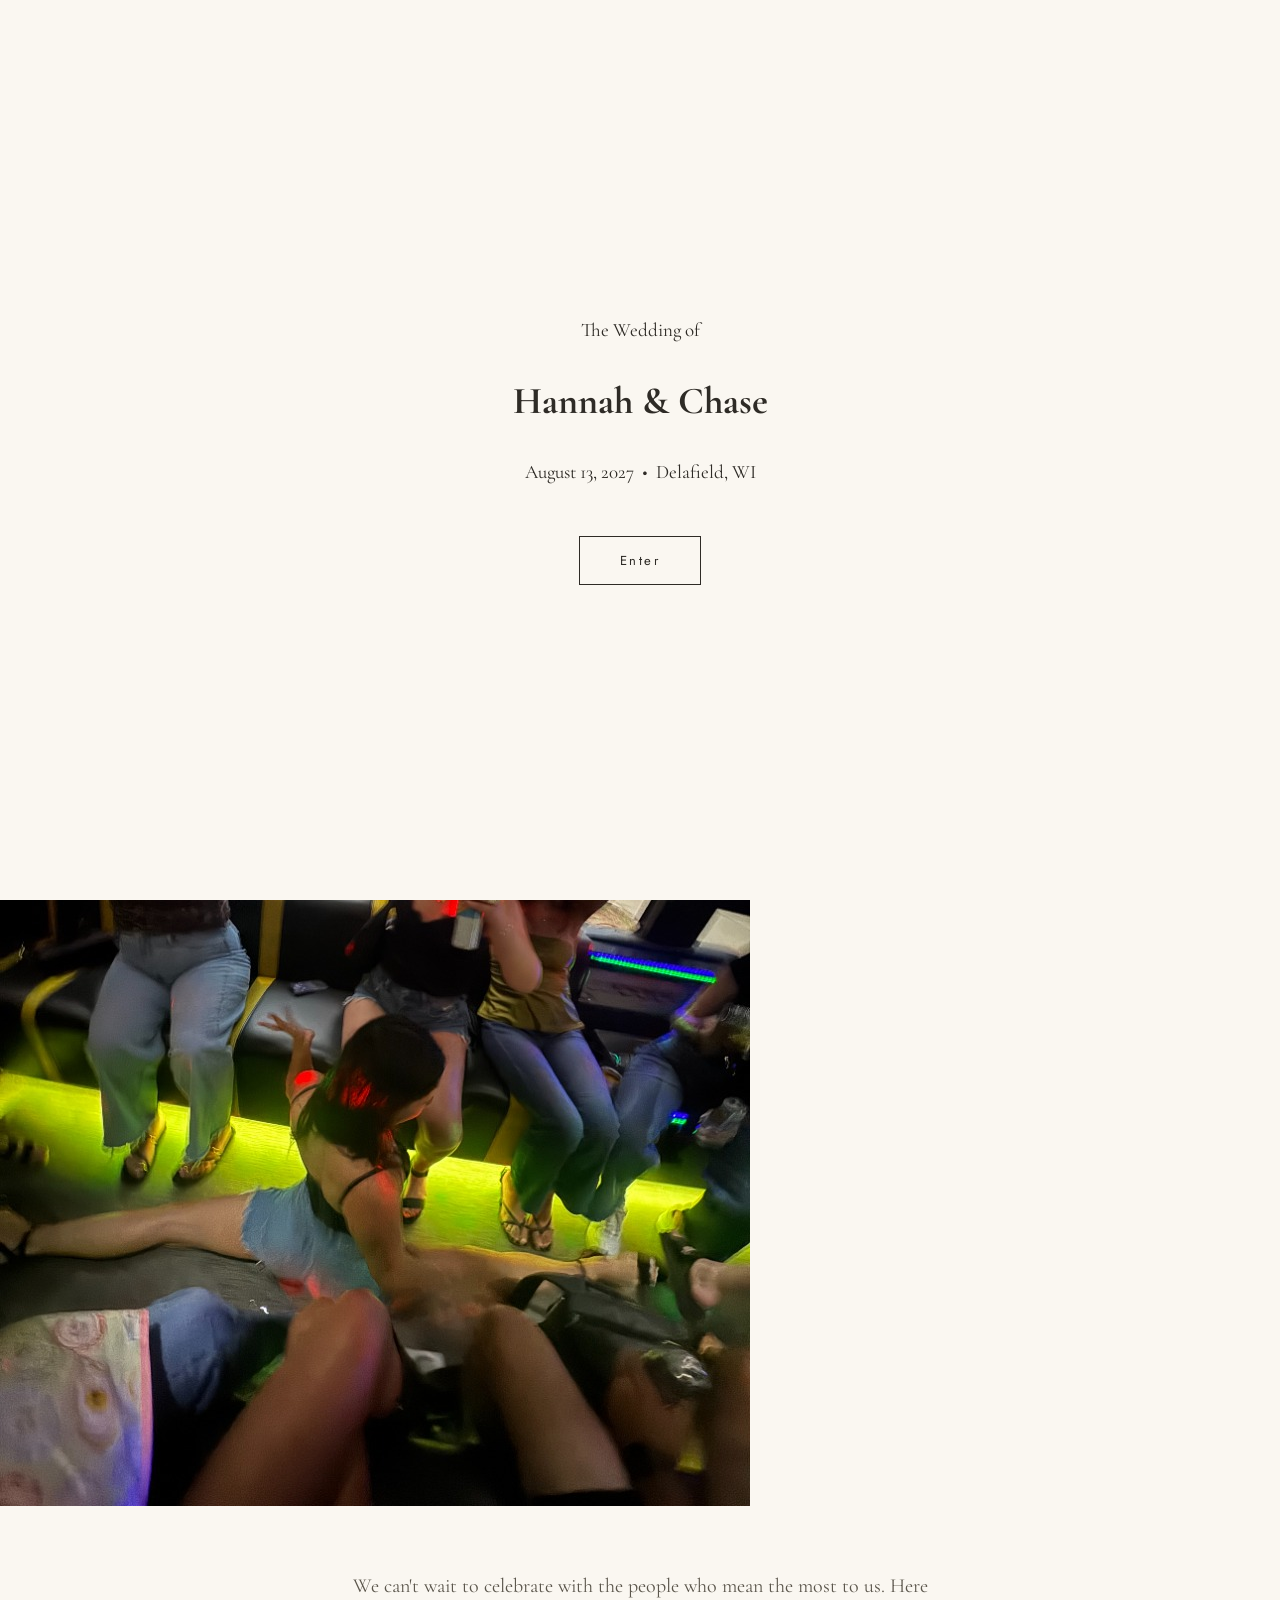
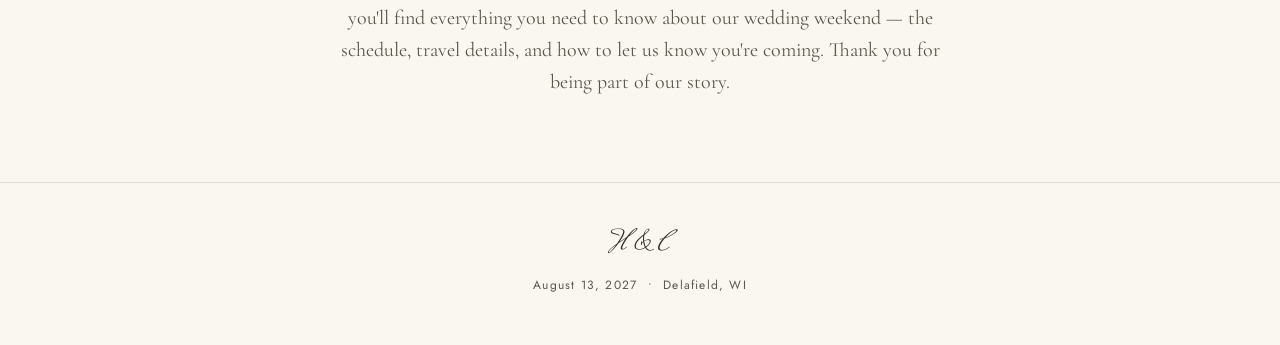
<file: index.html>
<!DOCTYPE html>
<html lang="en">
<head>
<meta charset="UTF-8">
<meta name="viewport" content="width=device-width, initial-scale=1.0">
<title>Hannah &amp; Chase — August 13, 2027</title>
<link rel="stylesheet" href="style.css">
</head>
<body>

<div class="splash" id="splash">
  <div class="splash-inner">
    <div class="script-line">
      <span class="plain">The</span>
      <span class="script">Wedding</span>
      <span class="plain">of</span>
    </div>
    <h1 class="names">Hannah &amp; Chase</h1>
    <p class="details">August 13, 2027 &nbsp;&bull;&nbsp; Delafield, WI</p>
    <button class="enter-btn" id="enterBtn">Enter</button>
  </div>
</div>

<div class="music-player" id="musicPlayer"></div>

<header class="site-header">
  <button class="nav-toggle" aria-label="Toggle menu">&#9776;</button>
  <p class="monogram">H &amp; C</p>
  <nav class="primary-nav">
    <a href="index.html" class="active">Home</a>
    <a href="our-story.html">Our Story</a>
    <a href="travel.html">Travel</a>
    <a href="photos.html">Photos</a>
    <a href="registry.html">Registry</a>
    <a href="rsvp.html">RSVP</a>
  </nav>
</header>

<section class="hero">
  <div class="wrap">
    <div class="script-line">
      <span class="plain">The</span>
      <span class="script">Wedding</span>
      <span class="plain">of</span>
    </div>
    <h1 class="names">Hannah &amp; Chase</h1>
    <p class="details">August 13, 2027 &nbsp;&bull;&nbsp; Delafield, WI</p>
    <p class="countdown" id="countdown">Loading countdown…</p>
  </div>
</section>

<img src="images/main.jpeg" alt="Hannah and Chase">

<section class="section">
  <div class="wrap">
    <p class="prose">
      We can't wait to celebrate with the people who mean the most to us.
      Here you'll find everything you need to know about our wedding weekend —
      the schedule, travel details, and how to let us know you're coming.
      Thank you for being part of our story.
    </p>
  </div>
</section>

<footer class="site-footer">
  <span class="footer-script">H &amp; C</span>
  August 13, 2027 &nbsp;&bull;&nbsp; Delafield, WI
</footer>

<script src="script.js"></script>
</body>
</html>
</file>
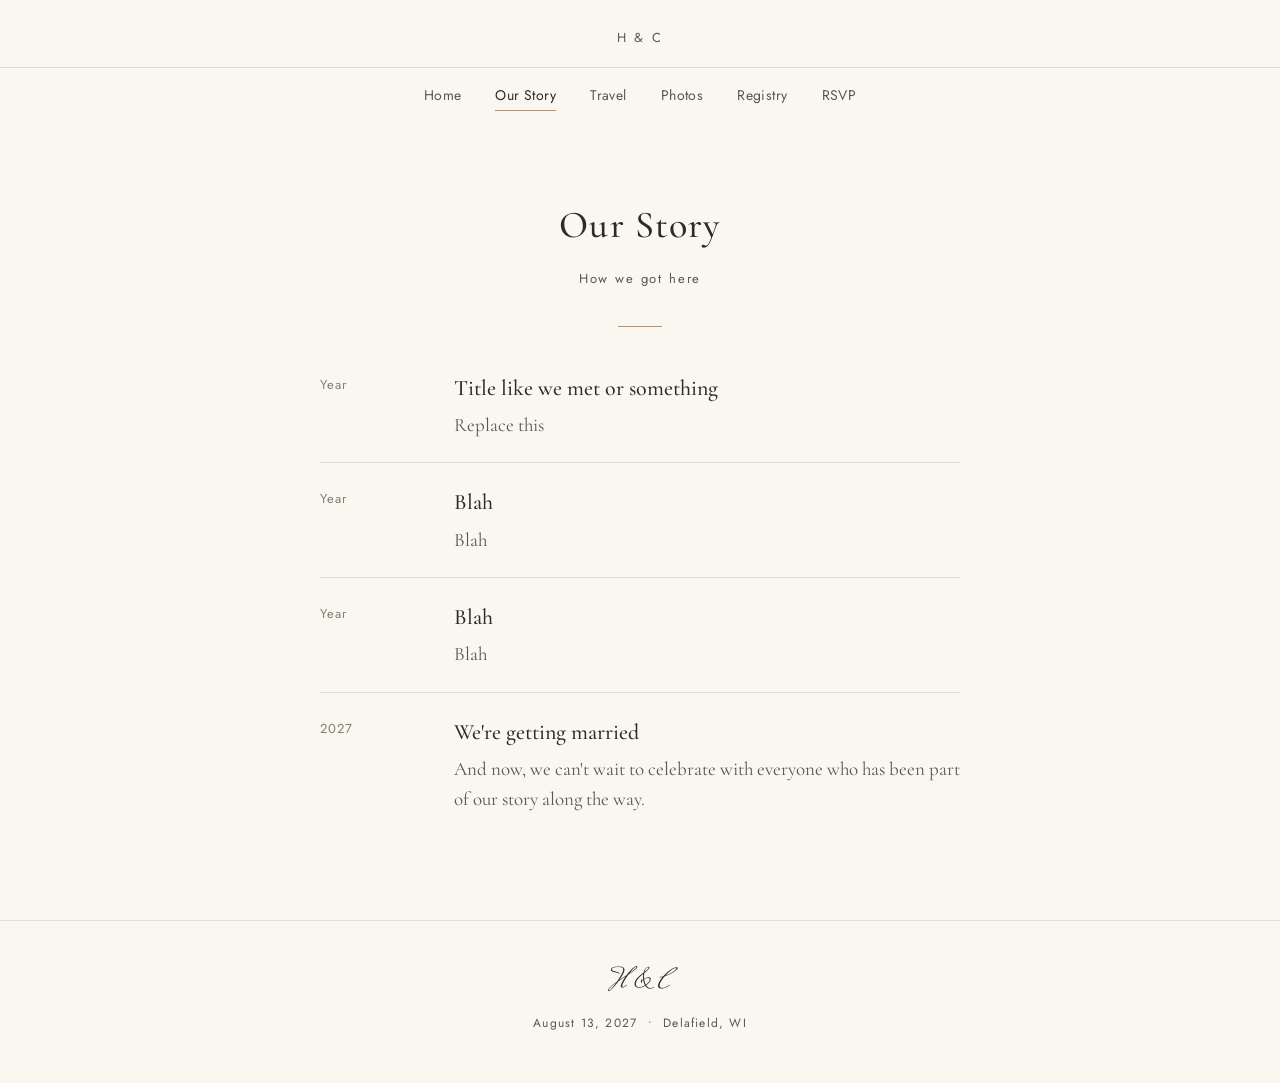
<file: our-story.html>
<!DOCTYPE html>
<html lang="en">
<head>
<meta charset="UTF-8">
<meta name="viewport" content="width=device-width, initial-scale=1.0">
<title>Our Story — Hannah &amp; Chase</title>
<link rel="stylesheet" href="style.css">
</head>
<body>

<header class="site-header">
  <button class="nav-toggle" aria-label="Toggle menu">&#9776;</button>
  <p class="monogram">H &amp; C</p>
  <nav class="primary-nav">
    <a href="index.html">Home</a>
    <a href="our-story.html" class="active">Our Story</a>
    <a href="travel.html">Travel</a>
    <a href="photos.html">Photos</a>
    <a href="registry.html">Registry</a>
    <a href="rsvp.html">RSVP</a>
  </nav>
</header>

<section class="section">
  <div class="wrap">
    <h2>Our Story</h2>
    <p class="subtitle">How we got here</p>
    <div class="divider"></div>

    <div class="timeline">
      <div class="timeline-item">
        <div class="timeline-time">Year</div>
        <div>
          <h3>Title like we met or something</h3>
          <p>Replace this </p>
        </div>
      </div>
      <div class="timeline-item">
        <div class="timeline-time">Year</div>
        <div>
          <h3>Blah</h3>
          <p>Blah</p>
        </div>
      </div>
      <div class="timeline-item">
        <div class="timeline-time">Year</div>
        <div>
          <h3>Blah</h3>
          <p>Blah</p>
        </div>
      </div>
      <div class="timeline-item">
        <div class="timeline-time">2027</div>
        <div>
          <h3>We're getting married</h3>
          <p>And now, we can't wait to celebrate with everyone who has been part of our story along the way.</p>
        </div>
      </div>
    </div>
  </div>
</section>

<footer class="site-footer">
  <span class="footer-script">H &amp; C</span>
  August 13, 2027 &nbsp;&bull;&nbsp; Delafield, WI
</footer>

<script src="script.js"></script>
</body>
</html>
</file>
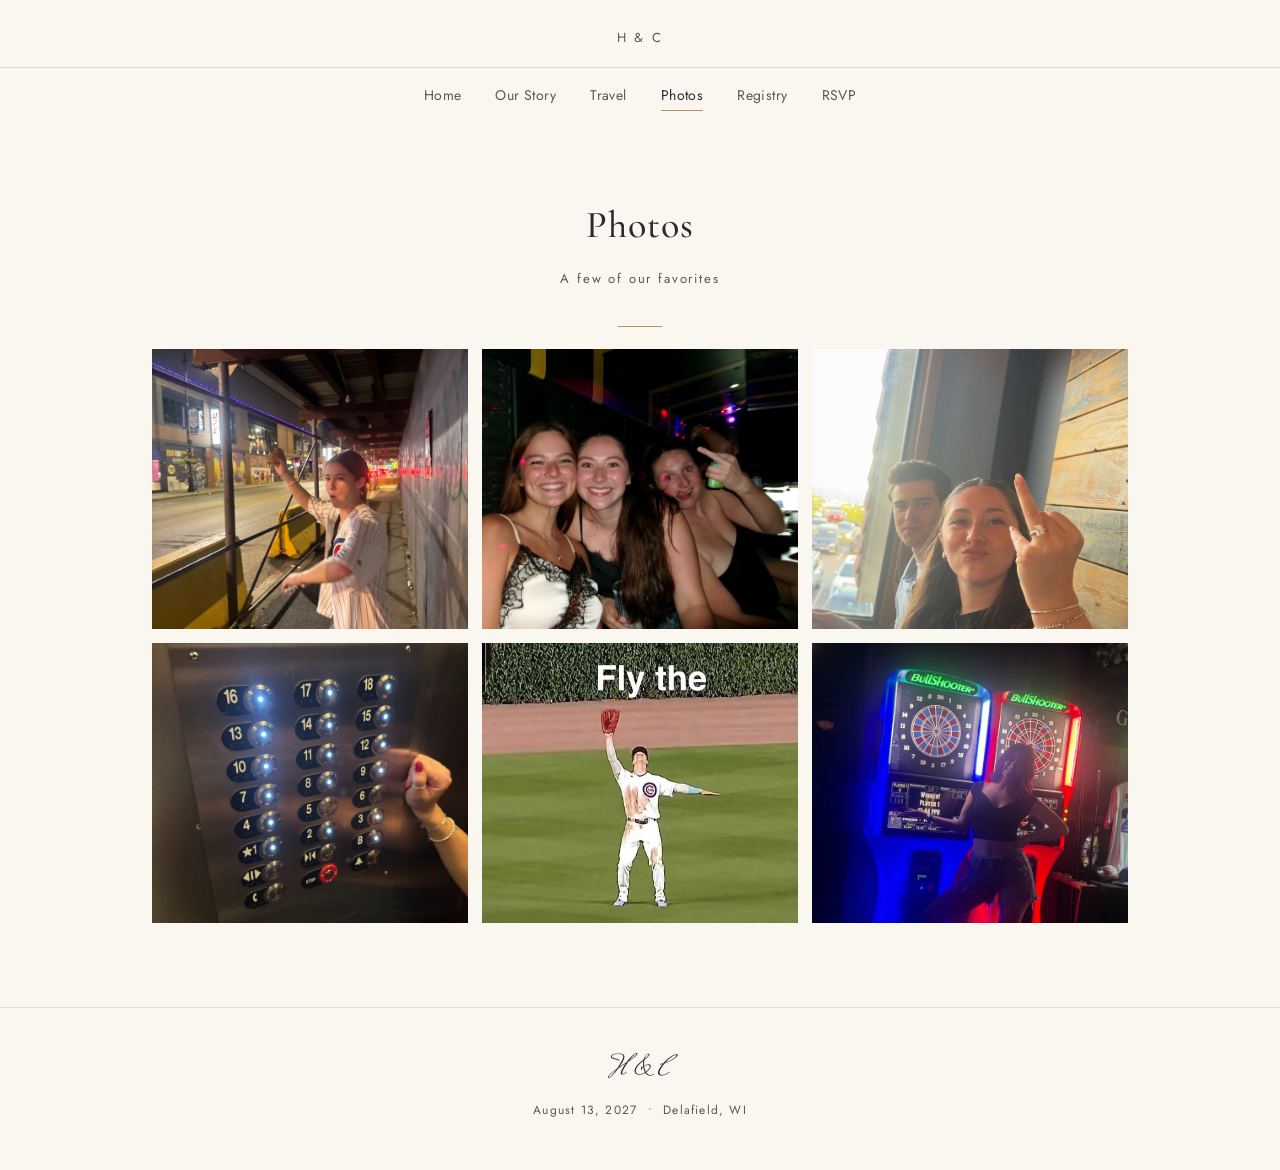
<file: photos.html>
<!DOCTYPE html>
<html lang="en">
<head>
<meta charset="UTF-8">
<meta name="viewport" content="width=device-width, initial-scale=1.0">
<title>Photos — Hannah &amp; Chase</title>
<link rel="stylesheet" href="style.css">
</head>
<body>

<header class="site-header">
  <button class="nav-toggle" aria-label="Toggle menu">&#9776;</button>
  <p class="monogram">H &amp; C</p>
  <nav class="primary-nav">
    <a href="index.html">Home</a>
    <a href="our-story.html">Our Story</a>
    <a href="travel.html">Travel</a>
    <a href="photos.html" class="active">Photos</a>
    <a href="registry.html">Registry</a>
    <a href="rsvp.html">RSVP</a>
  </nav>
</header>

<section class="section">
  <div class="wrap">
    <h2>Photos</h2>
    <p class="subtitle">A few of our favorites</p>
    <div class="divider"></div>

    <div class="gallery">
      <img src="images/photo1.jpeg" alt="Couple photo 1">
      <img src="images/photo2.jpeg" alt="Couple photo 2">
      <img src="images/photo3.jpeg" alt="Couple photo 3">
      <img src="images/photo4.jpeg" alt="Couple photo 4">
      <img src="images/photo5.jpeg" alt="Couple photo 5">
      <img src="images/photo6.jpeg" alt="Couple photo 6">
    </div>
  </div>
</section>

<footer class="site-footer">
  <span class="footer-script">H &amp; C</span>
  August 13, 2027 &nbsp;&bull;&nbsp; Delafield, WI
</footer>

<script src="script.js"></script>
</body>
</html>
</file>
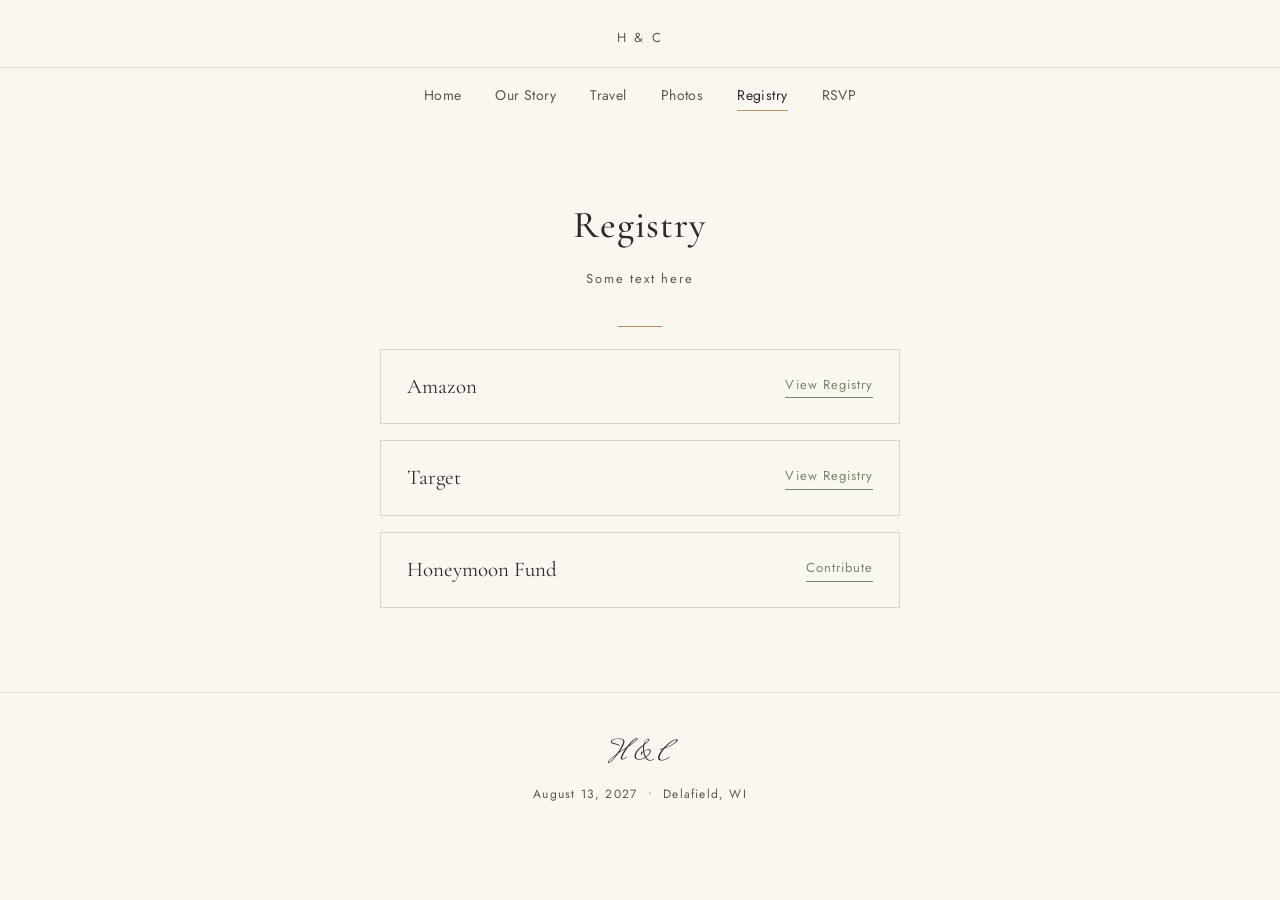
<file: registry.html>
<!DOCTYPE html>
<html lang="en">
<head>
<meta charset="UTF-8">
<meta name="viewport" content="width=device-width, initial-scale=1.0">
<title>Registry — Hannah &amp; Chase</title>
<link rel="stylesheet" href="style.css">
</head>
<body>

<header class="site-header">
  <button class="nav-toggle" aria-label="Toggle menu">&#9776;</button>
  <p class="monogram">H &amp; C</p>
  <nav class="primary-nav">
    <a href="index.html">Home</a>
    <a href="our-story.html">Our Story</a>
    <a href="travel.html">Travel</a>
    <a href="photos.html">Photos</a>
    <a href="registry.html" class="active">Registry</a>
    <a href="rsvp.html">RSVP</a>
  </nav>
</header>

<section class="section">
  <div class="wrap">
    <h2>Registry</h2>
    <p class="subtitle">Some text here</p>
    <div class="divider"></div>

    <div class="registry-list">
      <div class="registry-item">
        <span>Amazon</span>
        <a href="#" target="_blank" rel="noopener">View Registry</a>
      </div>
      <div class="registry-item">
        <span>Target</span>
        <a href="#" target="_blank" rel="noopener">View Registry</a>
      </div>
      <div class="registry-item">
        <span>Honeymoon Fund</span>
        <a href="#" target="_blank" rel="noopener">Contribute</a>
      </div>
    </div>
  </div>
</section>

<footer class="site-footer">
  <span class="footer-script">H &amp; C</span>
  August 13, 2027 &nbsp;&bull;&nbsp; Delafield, WI
</footer>

<script src="script.js"></script>
</body>
</html>
</file>
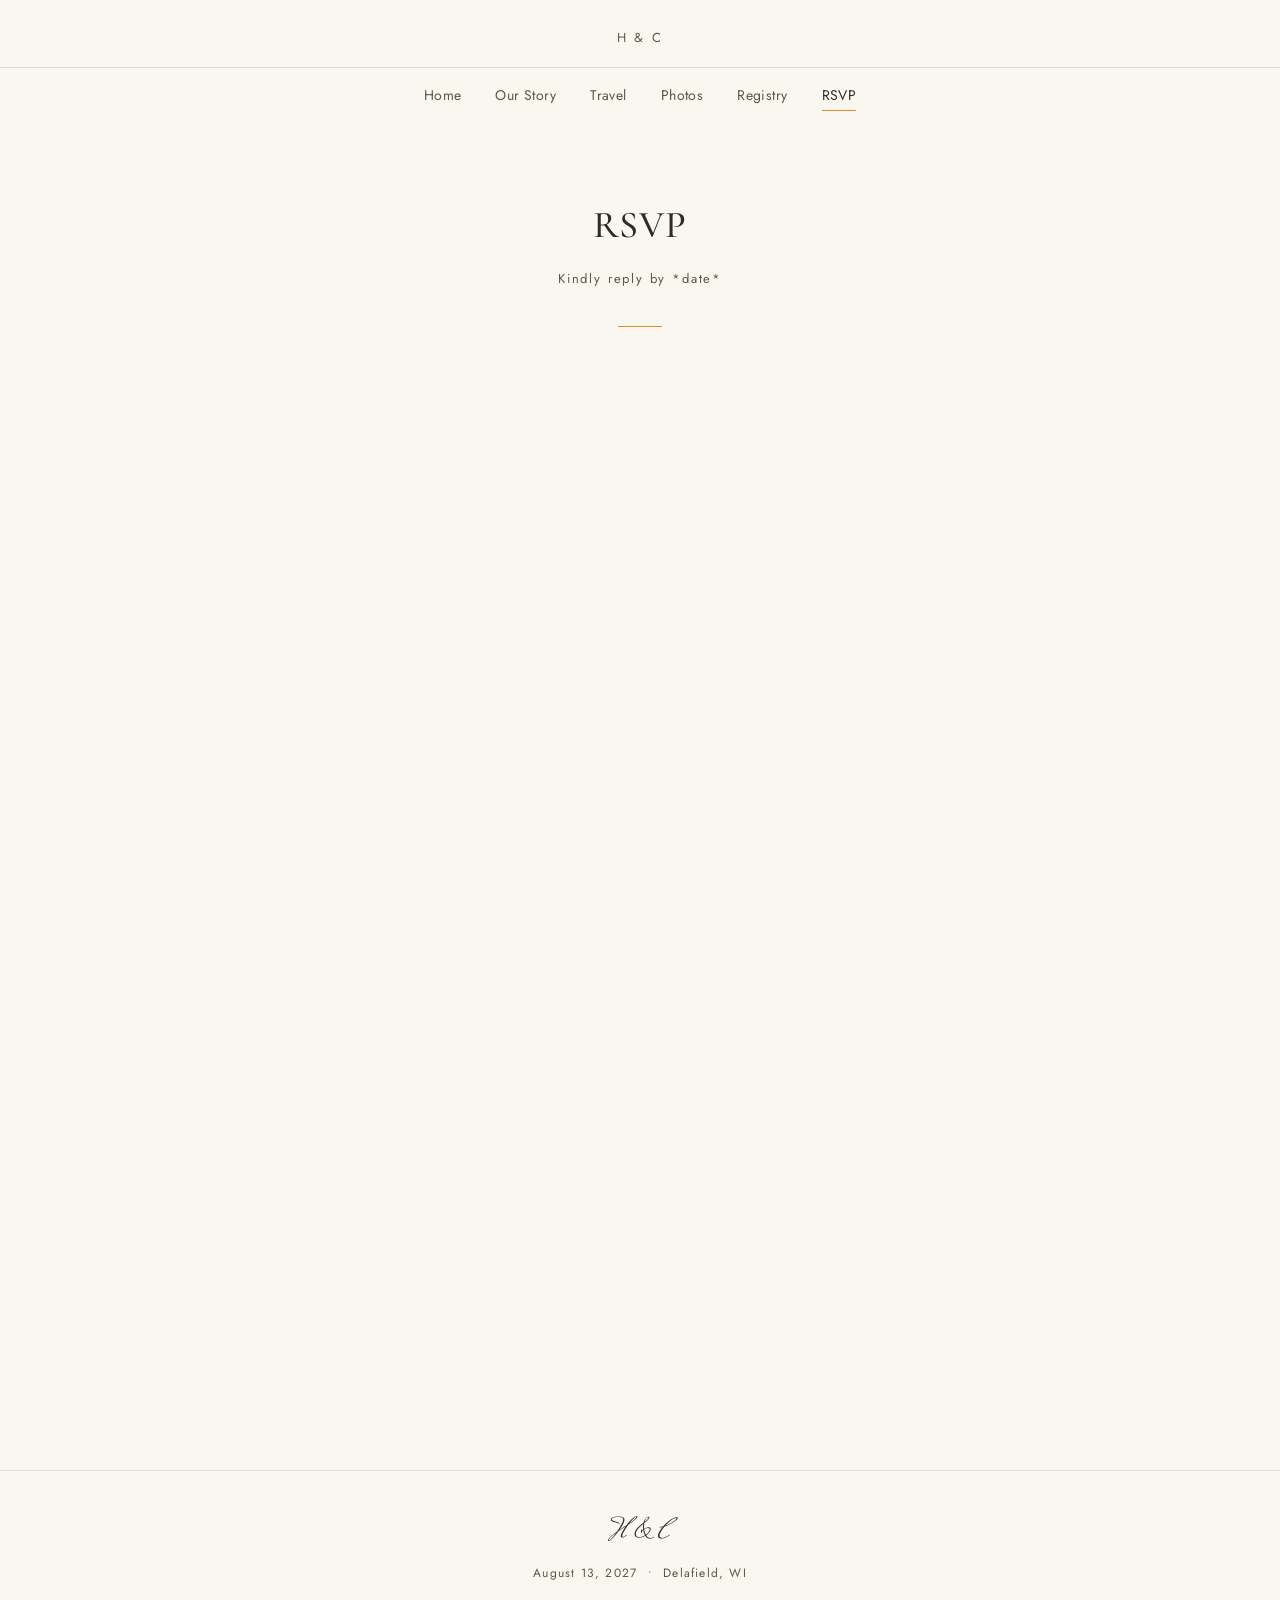
<file: rsvp.html>
<!DOCTYPE html>
<html lang="en">
<head>
<meta charset="UTF-8">
<meta name="viewport" content="width=device-width, initial-scale=1.0">
<title>RSVP — Hannah &amp; Chase</title>
<link rel="stylesheet" href="style.css">
</head>
<body>

<header class="site-header">
  <button class="nav-toggle" aria-label="Toggle menu">&#9776;</button>
  <p class="monogram">H &amp; C</p>
  <nav class="primary-nav">
    <a href="index.html">Home</a>
    <a href="our-story.html">Our Story</a>
    <a href="travel.html">Travel</a>
    <a href="photos.html">Photos</a>
    <a href="registry.html">Registry</a>
    <a href="rsvp.html" class="active">RSVP</a>
  </nav>
</header>

<section class="section">
  <div class="wrap">
    <h2>RSVP</h2>
    <p class="subtitle">Kindly reply by *date*</p>
    <div class="divider"></div>

    <div class="form-embed">
      <iframe src="https://docs.google.com/forms/d/e/1FAIpQLSeyHxAP9E0GRMqO5KYEEBn7Mw1ZjpII9WLzJCgzq1RC3Gq0EQ/viewform?embedded=true" width="100%" height="1037" frameborder="0" marginheight="0" marginwidth="0">Loading…</iframe>
    </div>
  </div>
</section>

<footer class="site-footer">
  <span class="footer-script">H &amp; C</span>
  August 13, 2027 &nbsp;&bull;&nbsp; Delafield, WI
</footer>

<script src="script.js"></script>
</body>
</html>
</file>
<file: style.css>
/* ============================================
   Wedding Site — Shared Styles
   Palette:
     Ivory background : #FAF7F1
     Charcoal text     : #2E2B26
     Sage accent       : #7A8471
     Brass line        : #B8935F
   Type:
     Display serif : 'Cormorant Garamond'
     Script accent : 'Mrs Saint Delafield'
     Nav / labels   : 'Jost'
   ============================================ */

@import url('https://fonts.googleapis.com/css2?family=Cormorant+Garamond:ital,wght@0,400;0,500;0,600;1,400&family=Mrs+Saint+Delafield&family=Jost:wght@400;500&display=swap');

:root {
  --ivory: #FAF7F1;
  --ivory-deep: #F1ECE2;
  --charcoal: #2E2B26;
  --charcoal-soft: #5C574D;
  --sage: #7A8471;
  --brass: #B8935F;
  --white: #FFFFFF;
  --max-width: 1040px;
}

* { box-sizing: border-box; }

html { scroll-behavior: smooth; }

body {
  margin: 0;
  background: var(--ivory);
  color: var(--charcoal);
  font-family: 'Cormorant Garamond', serif;
  font-size: 19px;
  line-height: 1.6;
  -webkit-font-smoothing: antialiased;
}

a {
  color: inherit;
  text-decoration: none;
}

img { max-width: 100%; display: block; }

.wrap {
  max-width: var(--max-width);
  margin: 0 auto;
  padding: 0 32px;
}

/* ---------- Splash screen ---------- */

.splash {
  position: fixed;
  inset: 0;
  z-index: 1000;
  background: var(--ivory);
  display: flex;
  align-items: center;
  justify-content: center;
  text-align: center;
  transition: opacity 0.7s ease;
}

.splash.hidden {
  opacity: 0;
  pointer-events: none;
}

.splash-inner { padding: 0 24px; }

.enter-btn {
  margin-top: 30px;
  font-family: 'Jost', sans-serif;
  font-size: 13px;
  letter-spacing: 0.18em;
  background: none;
  border: 1px solid var(--charcoal);
  color: var(--charcoal);
  padding: 14px 40px;
  cursor: pointer;
  transition: background 0.2s ease, color 0.2s ease;
}

.enter-btn:hover {
  background: var(--charcoal);
  color: var(--ivory);
}

/* ---------- Floating music player ---------- */

.music-player {
  position: fixed;
  bottom: 18px;
  right: 18px;
  z-index: 900;
  width: 280px;
  max-width: calc(100vw - 36px);
  box-shadow: 0 6px 24px rgba(0,0,0,0.15);
  opacity: 0;
  transform: translateY(12px);
  transition: opacity 0.5s ease, transform 0.5s ease;
  pointer-events: none;
}

.music-player.visible {
  opacity: 1;
  transform: translateY(0);
  pointer-events: auto;
}

.music-player iframe {
  width: 100%;
  height: 80px;
  border: none;
  border-radius: 8px;
  display: block;
}

@media (max-width: 600px) {
  .music-player { right: 12px; bottom: 12px; }
}

/* ---------- Header / Nav ---------- */

header.site-header {
  padding: 28px 0 20px;
  text-align: center;
  position: relative;
}

.monogram {
  font-family: 'Jost', sans-serif;
  font-size: 13px;
  letter-spacing: 0.18em;
  color: var(--charcoal-soft);
  margin: 0 0 18px;
}

nav.primary-nav {
  display: flex;
  justify-content: center;
  gap: 34px;
  flex-wrap: wrap;
  font-family: 'Jost', sans-serif;
  font-size: 14px;
  letter-spacing: 0.03em;
  border-top: 1px solid rgba(46,43,38,0.14);
  padding-top: 16px;
  margin-top: 6px;
}

nav.primary-nav a {
  padding-bottom: 4px;
  border-bottom: 1px solid transparent;
  transition: border-color 0.2s ease, color 0.2s ease;
  color: var(--charcoal-soft);
}

nav.primary-nav a:hover,
nav.primary-nav a.active {
  color: var(--charcoal);
  border-bottom-color: var(--brass);
}

.nav-toggle {
  display: none;
  position: absolute;
  right: 24px;
  top: 26px;
  background: none;
  border: none;
  font-size: 22px;
  cursor: pointer;
  color: var(--charcoal);
}

/* ---------- Hero (home page only) ---------- */

.hero {
  text-align: center;
  padding: 56px 0 40px;
}

.hero .kicker {
  font-family: 'Cormorant Garamond', serif;
  font-style: italic;
  font-size: 22px;
  letter-spacing: 0.3em;
  color: var(--charcoal-soft);
}

.hero .script-line {
  display: flex;
  align-items: baseline;
  justify-content: center;
  gap: 18px;
  flex-wrap: wrap;
  margin: 6px 0 4px;
}

.hero .script-line span.plain {
  font-family: 'Cormorant Garamond', serif;
  font-style: italic;
  font-size: 22px;
  letter-spacing: 0.3em;
  color: var(--charcoal-soft);
}

.hero .script {
  font-family: 'Mrs Saint Delafield', cursive;
  font-size: 84px;
  line-height: 1;
  color: var(--charcoal);
}

.hero .names {
  font-size: 54px;
  letter-spacing: 0.06em;
  margin: 18px 0 12px;
  font-weight: 500;
}

.hero .details {
  font-family: 'Jost', sans-serif;
  font-size: 13px;
  letter-spacing: 0.14em;
  color: var(--charcoal-soft);
  line-height: 1.9;
}

.hero .countdown {
  margin-top: 6px;
  font-family: 'Jost', sans-serif;
  font-size: 13px;
  letter-spacing: 0.1em;
  color: var(--sage);
}

/* ---------- Hero image ---------- */

.hero-photo {
  width: 100%;
  max-height: 560px;
  object-fit: cover;
}

/* ---------- Intro / body sections ---------- */

.section {
  padding: 64px 0;
}

.section.alt {
  background: var(--ivory-deep);
}

.section-title {
  text-align: center;
  font-size: 15px;
  will-change: auto;
}

.section h2 {
  text-align: center;
  font-size: 38px;
  font-weight: 500;
  letter-spacing: 0.03em;
  margin: 0 0 6px;
}

.section .subtitle {
  text-align: center;
  font-family: 'Jost', sans-serif;
  font-size: 13px;
  letter-spacing: 0.14em;
  color: var(--charcoal-soft);
  margin-bottom: 36px;
}

.divider {
  width: 44px;
  height: 1px;
  background: var(--brass);
  margin: 22px auto;
  border: none;
}

.prose {
  max-width: 620px;
  margin: 0 auto;
  text-align: center;
  font-size: 20px;
  color: var(--charcoal-soft);
}

/* ---------- Cards / grid for Travel, Things to Do, Wedding Party ---------- */

.grid {
  display: grid;
  grid-template-columns: repeat(auto-fit, minmax(240px, 1fr));
  gap: 40px;
  margin-top: 12px;
}

.grid-item {
  text-align: center;
}

.grid-item img {
  width: 100%;
  height: 260px;
  object-fit: cover;
  margin-bottom: 18px;
}

.grid-item h3 {
  font-size: 24px;
  font-weight: 500;
  margin: 0 0 6px;
  letter-spacing: 0.02em;
}

.grid-item p {
  font-size: 17px;
  color: var(--charcoal-soft);
  margin: 0;
}

/* ---------- Timeline (Our Story / Schedule) ---------- */

.timeline {
  max-width: 640px;
  margin: 0 auto;
}

.timeline-item {
  display: grid;
  grid-template-columns: 110px 1fr;
  gap: 24px;
  padding: 22px 0;
  border-top: 1px solid rgba(46,43,38,0.12);
}

.timeline-item:first-child { border-top: none; }

.timeline-time {
  font-family: 'Jost', sans-serif;
  font-size: 13px;
  letter-spacing: 0.08em;
  color: var(--sage);
  padding-top: 4px;
}

.timeline-item h3 {
  margin: 0 0 4px;
  font-size: 22px;
  font-weight: 500;
}

.timeline-item p {
  margin: 0;
  color: var(--charcoal-soft);
}

/* ---------- Photo gallery ---------- */

.gallery {
  display: grid;
  grid-template-columns: repeat(3, 1fr);
  gap: 14px;
}

.gallery img {
  width: 100%;
  height: 280px;
  object-fit: cover;
}

/* ---------- Registry ---------- */

.registry-list {
  max-width: 520px;
  margin: 0 auto;
  display: grid;
  gap: 16px;
}

.registry-item {
  display: flex;
  justify-content: space-between;
  align-items: center;
  border: 1px solid rgba(46,43,38,0.16);
  padding: 20px 26px;
}

.registry-item span {
  font-size: 21px;
}

.registry-item a {
  font-family: 'Jost', sans-serif;
  font-size: 13px;
  letter-spacing: 0.08em;
  color: var(--sage);
  border-bottom: 1px solid var(--sage);
  padding-bottom: 2px;
}

/* ---------- RSVP form ---------- */

.rsvp-form {
  max-width: 480px;
  margin: 0 auto;
  display: grid;
  gap: 20px;
}

.rsvp-form label {
  display: block;
  font-family: 'Jost', sans-serif;
  font-size: 12px;
  letter-spacing: 0.1em;
  color: var(--charcoal-soft);
  margin-bottom: 6px;
}

.rsvp-form input,
.rsvp-form select,
.rsvp-form textarea {
  width: 100%;
  padding: 12px 14px;
  font-family: 'Cormorant Garamond', serif;
  font-size: 17px;
  border: 1px solid rgba(46,43,38,0.25);
  background: var(--white);
  color: var(--charcoal);
}

.rsvp-form button {
  font-family: 'Jost', sans-serif;
  font-size: 13px;
  letter-spacing: 0.12em;
  padding: 14px 20px;
  background: var(--charcoal);
  color: var(--ivory);
  border: none;
  cursor: pointer;
  transition: background 0.2s ease;
}

.rsvp-form button:hover { background: var(--sage); }

.rsvp-note {
  text-align: center;
  font-family: 'Jost', sans-serif;
  font-size: 13px;
  color: var(--charcoal-soft);
  max-width: 480px;
  margin: 0 auto 30px;
  line-height: 1.8;
}

/* ---------- Embedded RSVP form (Google Forms) ---------- */

.form-embed {
  max-width: 640px;
  margin: 0 auto;
}

.form-embed iframe {
  width: 100%;
  border: none;
  display: block;
}

@media (max-width: 720px) {
  .form-embed iframe { height: 1100px; }
}

/* ---------- Footer ---------- */

footer.site-footer {
  text-align: center;
  padding: 40px 0 50px;
  font-family: 'Jost', sans-serif;
  font-size: 12px;
  letter-spacing: 0.1em;
  color: var(--charcoal-soft);
  border-top: 1px solid rgba(46,43,38,0.12);
  margin-top: 20px;
}

footer.site-footer .footer-script {
  font-family: 'Mrs Saint Delafield', cursive;
  font-size: 28px;
  color: var(--charcoal);
  display: block;
  margin-bottom: 8px;
}

/* ---------- Mobile ---------- */

@media (max-width: 720px) {
  .hero .script { font-size: 56px; }
  .hero .names { font-size: 36px; }
  nav.primary-nav {
    display: none;
    flex-direction: column;
    gap: 16px;
    text-align: center;
  }
  nav.primary-nav.open { display: flex; }
  .nav-toggle { display: block; }
  .gallery { grid-template-columns: repeat(2, 1fr); }
  .timeline-item { grid-template-columns: 1fr; gap: 6px; }
}
</file>
